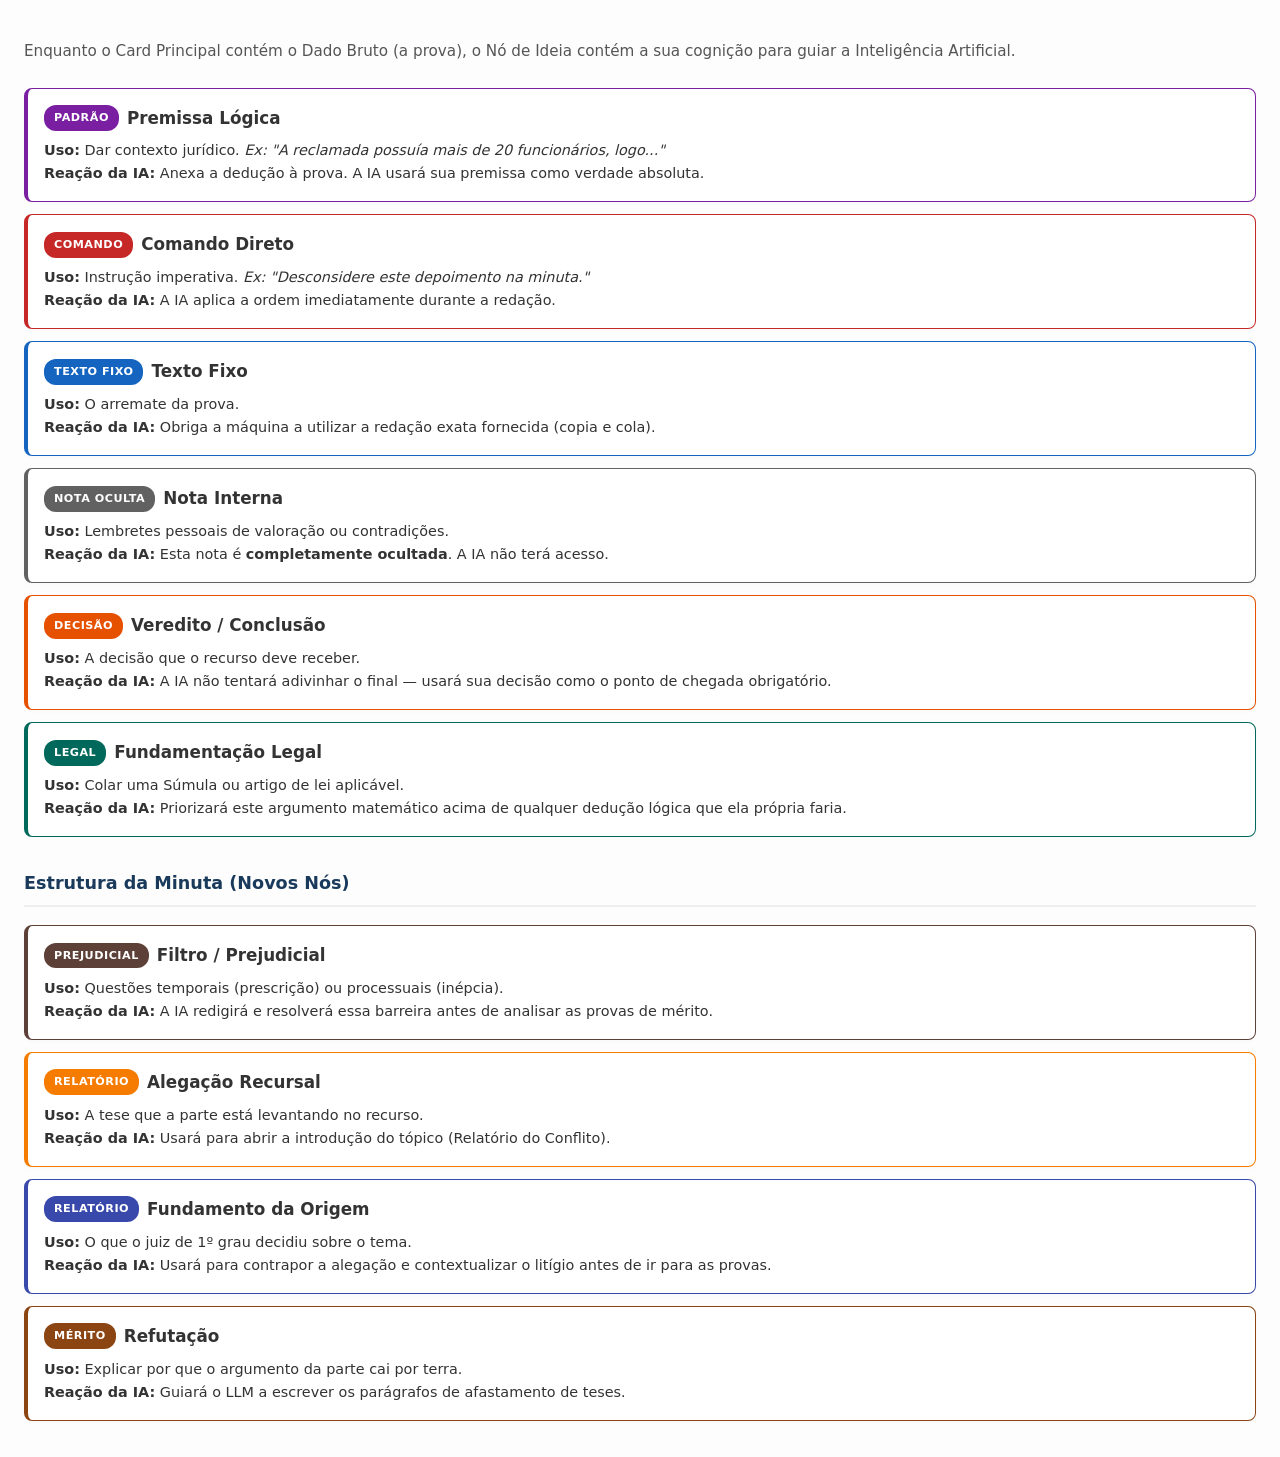
<file: guia-ia.html>
<!DOCTYPE html>
<html lang="pt-BR">
<head>
    <meta charset="UTF-8">
    <style>
        body { font-family: 'Segoe UI', system-ui, sans-serif; color: #333; line-height: 1.6; padding: 24px; margin: 0; background: #fdfdfd; }
        p.intro { font-size: 0.95rem; color: #555; margin-bottom: 24px; }
        .guide-section { background: white; border: 1px solid #eee; border-left: 4px solid #ccc; padding: 16px; border-radius: 8px; margin-bottom: 12px; box-shadow: 0 2px 4px rgba(0,0,0,0.02); }
        .guide-title { margin-top: 0; font-size: 1.05rem; display: flex; align-items: center; gap: 8px; margin-bottom: 8px; }
        .badge { font-size: 0.7rem; padding: 4px 10px; border-radius: 12px; color: white; font-weight: bold; text-transform: uppercase; letter-spacing: 0.5px; }
        .guide-section p { margin: 4px 0 0 0; font-size: 0.9rem; }
        
        /* Paleta de Cores Mapeada do Sistema Original */
        .c-premissa { border-color: #7b1fa2; } .c-premissa .badge { background: #7b1fa2; }
        .c-comando { border-color: #c62828; } .c-comando .badge { background: #c62828; }
        .c-texto { border-color: #1565c0; } .c-texto .badge { background: #1565c0; }
        .c-nota { border-color: #616161; } .c-nota .badge { background: #616161; }
        .c-veredito { border-color: #e65100; } .c-veredito .badge { background: #e65100; }
        .c-fund { border-color: #00695c; } .c-fund .badge { background: #00695c; }
        .c-preli { border-color: #5d4037; } .c-preli .badge { background: #5d4037; }
        .c-alega { border-color: #f57c00; } .c-alega .badge { background: #f57c00; }
        .c-origem { border-color: #3949ab; } .c-origem .badge { background: #3949ab; }
        .c-refuta { border-color: #8B4513; } .c-refuta .badge { background: #8B4513; }
        
        h3 { margin-top: 32px; font-size: 1.1rem; color: #1a3a5c; border-bottom: 2px solid #eee; padding-bottom: 8px; }
    </style>
</head>
<body>
    <p class="intro">Enquanto o Card Principal contém o Dado Bruto (a prova), o Nó de Ideia contém a sua cognição para guiar a Inteligência Artificial.</p>
    
    <div class="guide-section c-premissa">
        <h4 class="guide-title"><span class="badge">Padrão</span> Premissa Lógica</h4>
        <p><strong>Uso:</strong> Dar contexto jurídico. <em>Ex: "A reclamada possuía mais de 20 funcionários, logo..."</em><br><strong>Reação da IA:</strong> Anexa a dedução à prova. A IA usará sua premissa como verdade absoluta.</p>
    </div>
    <div class="guide-section c-comando">
        <h4 class="guide-title"><span class="badge">Comando</span> Comando Direto</h4>
        <p><strong>Uso:</strong> Instrução imperativa. <em>Ex: "Desconsidere este depoimento na minuta."</em><br><strong>Reação da IA:</strong> A IA aplica a ordem imediatamente durante a redação.</p>
    </div>
    <div class="guide-section c-texto">
        <h4 class="guide-title"><span class="badge">Texto Fixo</span> Texto Fixo</h4>
        <p><strong>Uso:</strong> O arremate da prova.<br><strong>Reação da IA:</strong> Obriga a máquina a utilizar a redação exata fornecida (copia e cola).</p>
    </div>
    <div class="guide-section c-nota">
        <h4 class="guide-title"><span class="badge">Nota Oculta</span> Nota Interna</h4>
        <p><strong>Uso:</strong> Lembretes pessoais de valoração ou contradições.<br><strong>Reação da IA:</strong> Esta nota é <strong>completamente ocultada</strong>. A IA não terá acesso.</p>
    </div>
    <div class="guide-section c-veredito">
        <h4 class="guide-title"><span class="badge">Decisão</span> Veredito / Conclusão</h4>
        <p><strong>Uso:</strong> A decisão que o recurso deve receber.<br><strong>Reação da IA:</strong> A IA não tentará adivinhar o final — usará sua decisão como o ponto de chegada obrigatório.</p>
    </div>
    <div class="guide-section c-fund">
        <h4 class="guide-title"><span class="badge">Legal</span> Fundamentação Legal</h4>
        <p><strong>Uso:</strong> Colar uma Súmula ou artigo de lei aplicável.<br><strong>Reação da IA:</strong> Priorizará este argumento matemático acima de qualquer dedução lógica que ela própria faria.</p>
    </div>

    <h3>Estrutura da Minuta (Novos Nós)</h3>

    <div class="guide-section c-preli">
        <h4 class="guide-title"><span class="badge">Prejudicial</span> Filtro / Prejudicial</h4>
        <p><strong>Uso:</strong> Questões temporais (prescrição) ou processuais (inépcia).<br><strong>Reação da IA:</strong> A IA redigirá e resolverá essa barreira antes de analisar as provas de mérito.</p>
    </div>
    <div class="guide-section c-alega">
        <h4 class="guide-title"><span class="badge">Relatório</span> Alegação Recursal</h4>
        <p><strong>Uso:</strong> A tese que a parte está levantando no recurso.<br><strong>Reação da IA:</strong> Usará para abrir a introdução do tópico (Relatório do Conflito).</p>
    </div>
    <div class="guide-section c-origem">
        <h4 class="guide-title"><span class="badge">Relatório</span> Fundamento da Origem</h4>
        <p><strong>Uso:</strong> O que o juiz de 1º grau decidiu sobre o tema.<br><strong>Reação da IA:</strong> Usará para contrapor a alegação e contextualizar o litígio antes de ir para as provas.</p>
    </div>
    <div class="guide-section c-refuta">
        <h4 class="guide-title"><span class="badge">Mérito</span> Refutação</h4>
        <p><strong>Uso:</strong> Explicar por que o argumento da parte cai por terra.<br><strong>Reação da IA:</strong> Guiará o LLM a escrever os parágrafos de afastamento de teses.</p>
    </div>
</body>
</html>
</file>
